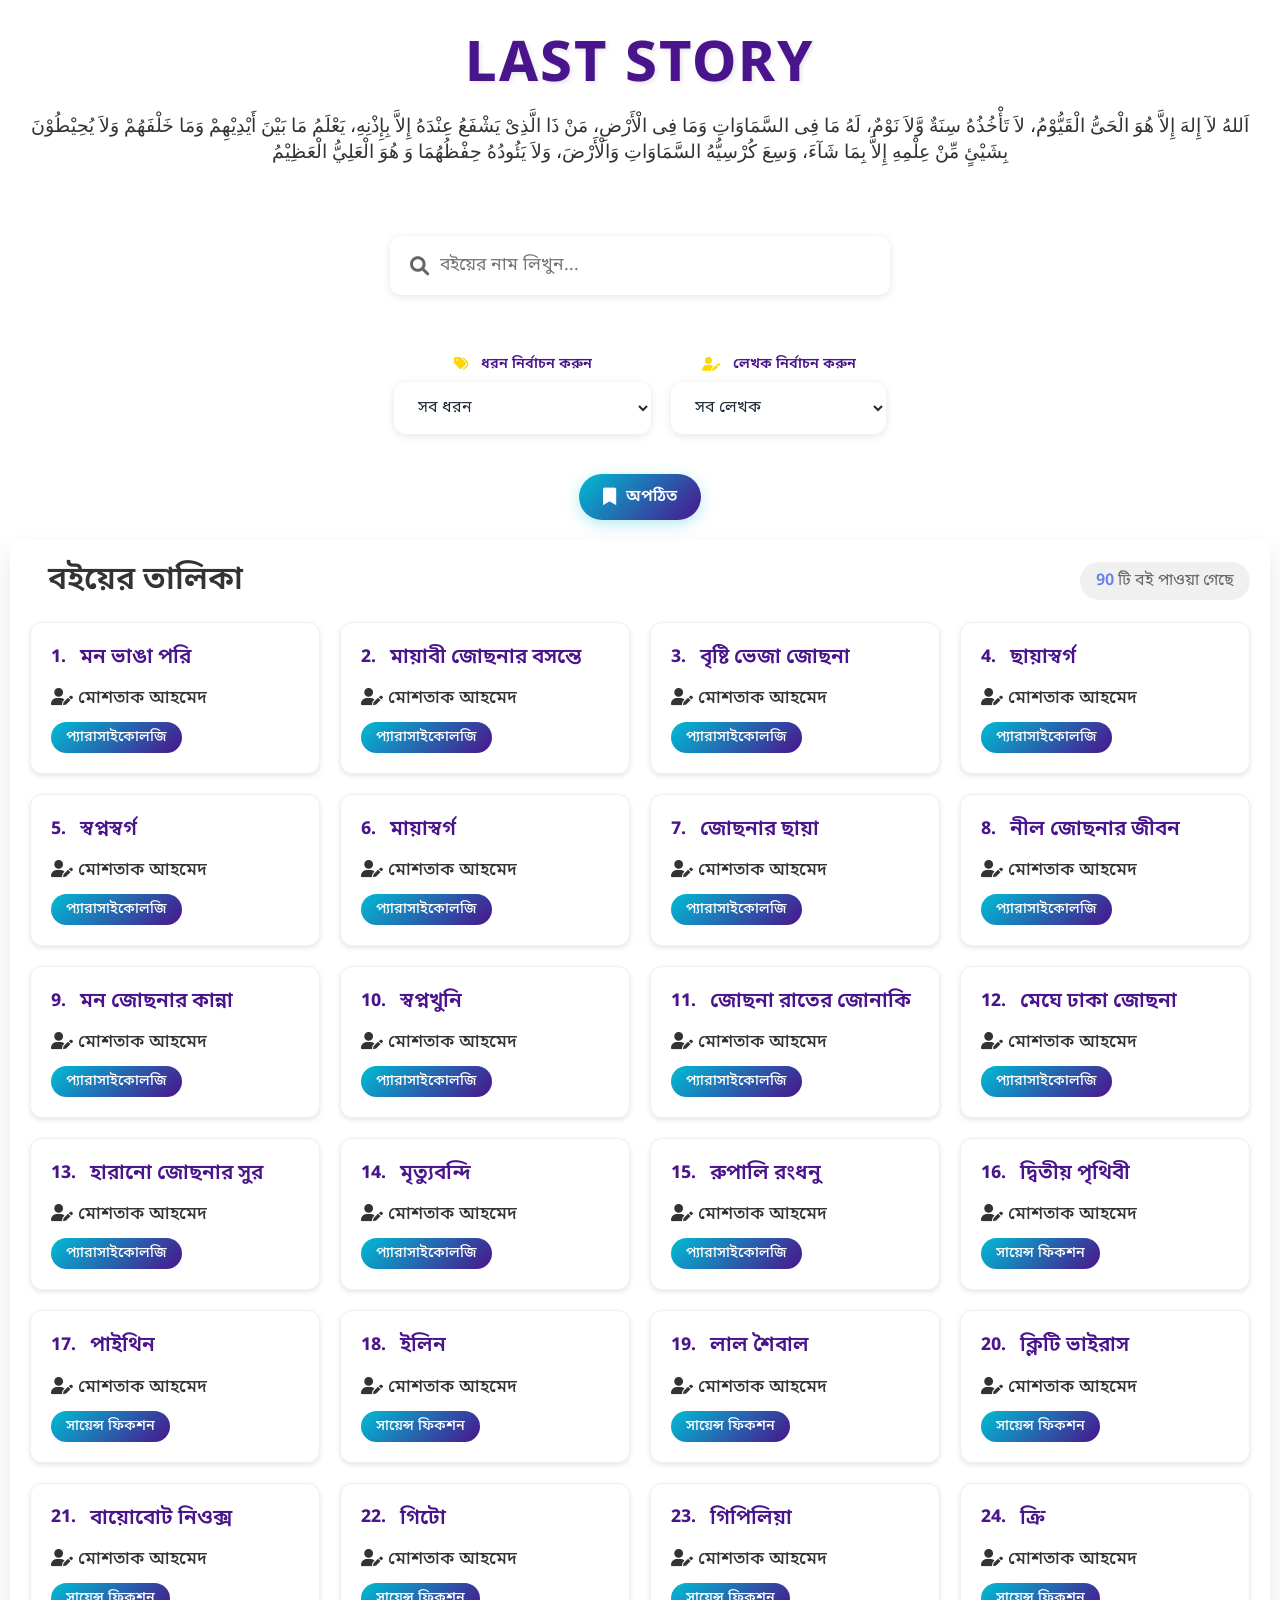
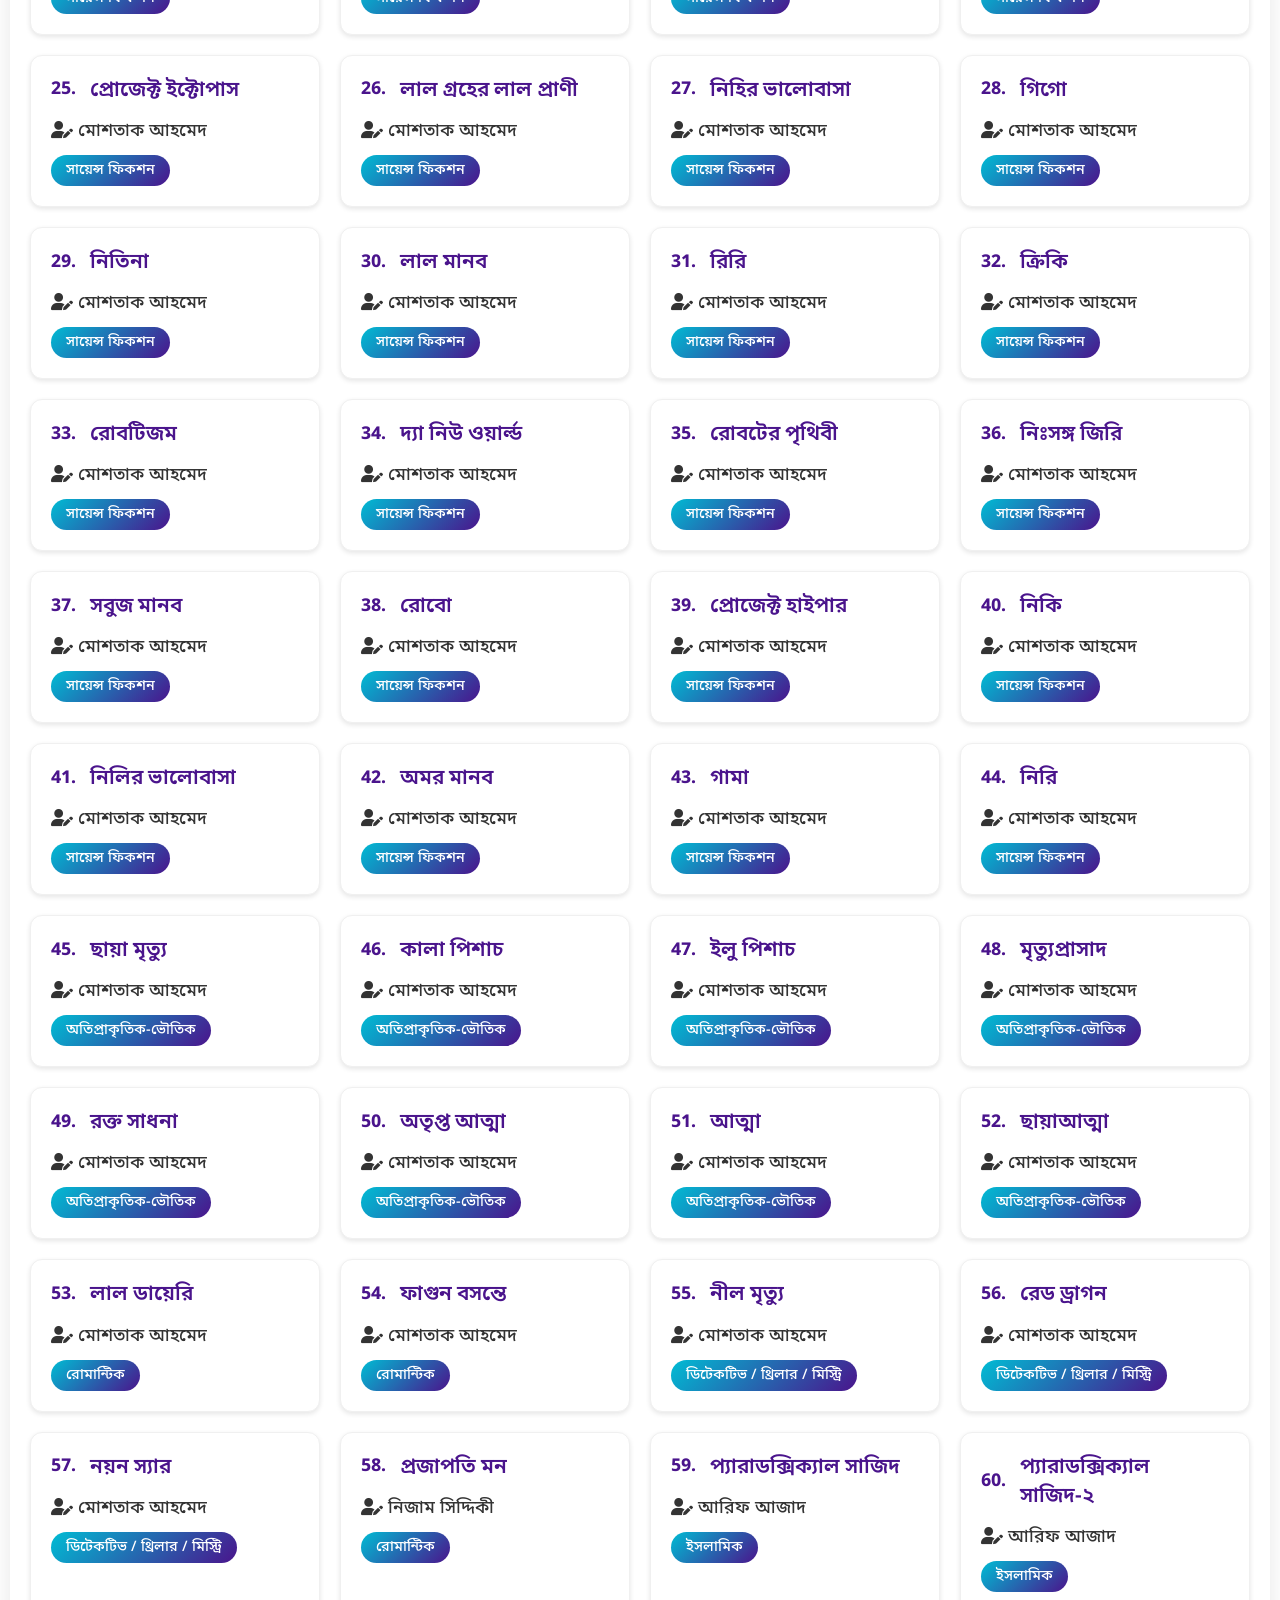
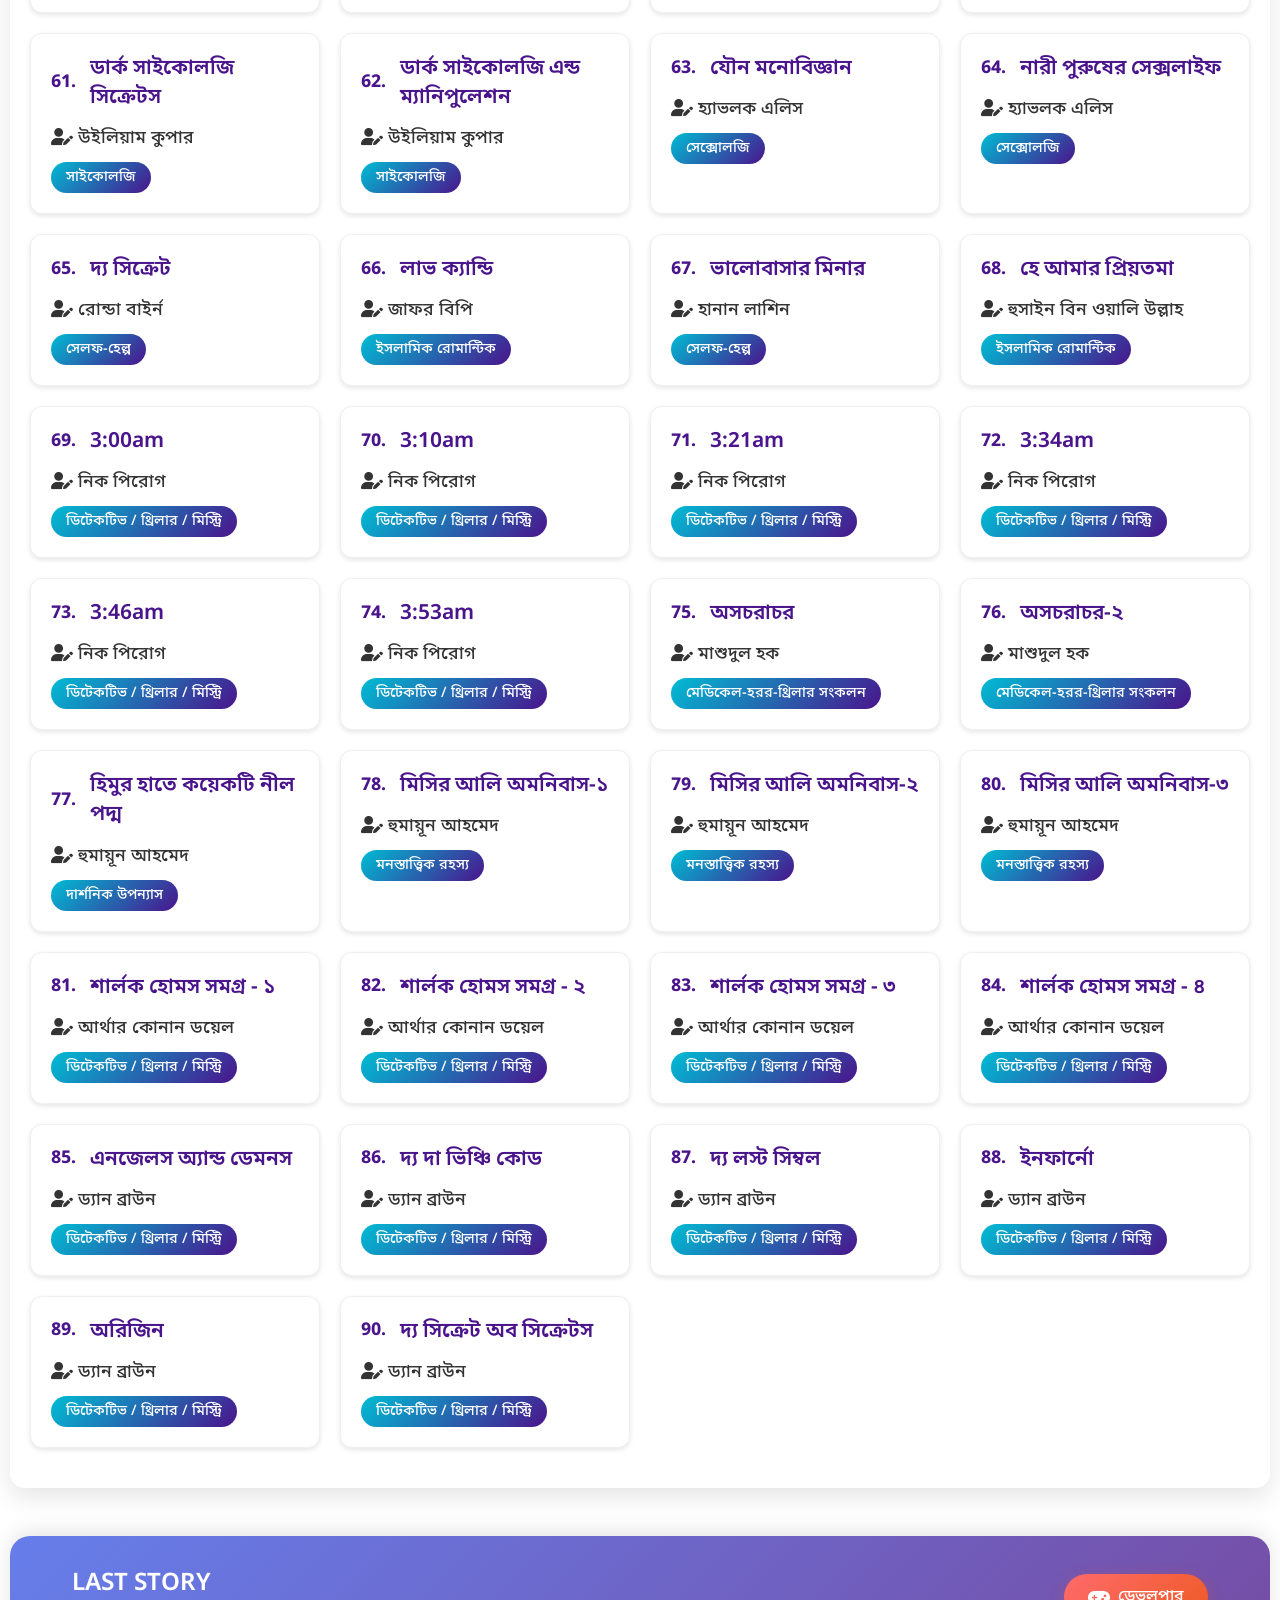
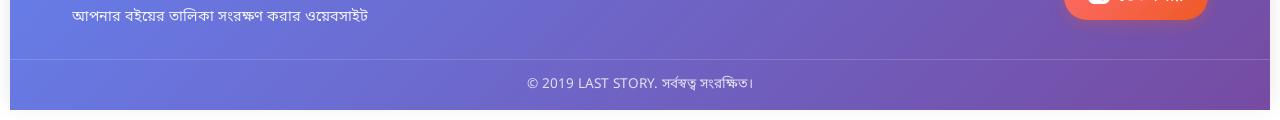
<file: index.html>
<!DOCTYPE html>
<html lang="bn" translate="no">

<head>
    <meta charset="UTF-8">
    <meta name="viewport" content="width=device-width, initial-scale=1.0">
    <meta name="google" content="notranslate">
    <meta name="theme-color" content="#6b46c1">
    <meta name="apple-mobile-web-app-capable" content="yes">
    <meta name="apple-mobile-web-app-status-bar-style" content="default">
    <meta name="apple-mobile-web-app-title" content="LAST STORY">
    <link rel="manifest" href="manifest.json">
    <link rel="apple-touch-icon" href="icon-192.png">
    <title>LAST STORY</title>
    <link rel="stylesheet" href="style.css">
    <link href="https://fonts.googleapis.com/css2?family=Noto+Sans+Bengali:wght@300;400;500;600;700&display=swap"
        rel="stylesheet">
    <link rel="stylesheet" href="https://cdnjs.cloudflare.com/ajax/libs/font-awesome/6.0.0/css/all.min.css">
</head>

<body>
    <div class="container">
        <!-- Header -->
        <header class="header">
            <h1 class="site-title">
                LAST STORY
            </h1>
            <p class="subtitle"> اَللهُ لآ إِلهَ إِلاَّ هُوَ الْحَىُّ الْقَيُّوْمُ، لاَ تَأْخُذُهُ سِنَةٌ وَّلاَ نَوْمٌ، لَهُ مَا فِى السَّمَاوَاتِ وَمَا فِى الْأَرْضِ، مَنْ ذَا الَّذِىْ يَشْفَعُ عِنْدَهُ إِلاَّ بِإِذْنِهِ، يَعْلَمُ مَا بَيْنَ أَيْدِيْهِمْ وَمَا خَلْفَهُمْ وَلاَ يُحِيْطُوْنَ بِشَيْئٍ مِّنْ عِلْمِهِ إِلاَّ بِمَا شَآءَ، وَسِعَ كُرْسِيُّهُ السَّمَاوَاتِ وَالْأَرْضَ، وَلاَ يَئُودُهُ حِفْظُهُمَا وَ هُوَ الْعَلِيُّ الْعَظِيْمُ </p>
        </header>

        <!-- Search Section -->
        <section class="search-section">
            <div class="search-container">
                <div class="search-box">
                    <i class="fas fa-search search-icon"></i>
                    <input type="text" id="searchInput" placeholder="বইয়ের নাম লিখুন..." class="search-input">
                </div>
            </div>
        </section>

        <!-- Filter Section -->
        <section class="filter-section">
            <div class="filter-container">
                <div class="filter-group">
                    <label for="genreFilter" class="filter-label">
                        <i class="fas fa-tags"></i>
                        ধরন নির্বাচন করুন
                    </label>
                    <select id="genreFilter" class="filter-select">
                        <option value="">সব ধরন</option>
                    </select>
                </div>

                <div class="filter-group">
                    <label for="authorFilter" class="filter-label">
                        <i class="fas fa-user-edit"></i>
                        লেখক নির্বাচন করুন
                    </label>
                    <select id="authorFilter" class="filter-select">
                        <option value="">সব লেখক</option>
                    </select>
                </div>
            </div>

            <!-- Unread Books Option -->
            <div class="unread-option">
                <a href="unread.html" class="unread-button">
                    <i class="fas fa-bookmark"></i>
                    অপঠিত
                </a>
            </div>
        </section>

        <!-- Book List Section -->
        <section class="book-section">
            <div class="book-header">
                <h2 class="section-title">
                    <i class="fas fa-books"></i>
                    বইয়ের তালিকা
                </h2>
                <div class="book-count">
                    <span id="bookCount">0</span> টি বই পাওয়া গেছে
                </div>
            </div>

            <div class="book-grid" id="bookGrid">
                <!-- Books will be dynamically loaded here -->
            </div>

            <div class="no-books" id="noBooks" style="display: none;">
                <i class="fas fa-search"></i>
                <p>কোন বই পাওয়া যায়নি</p>
            </div>
        </section>

        <!-- Footer -->
        <footer class="footer">
            <div class="footer-content">
                <div class="footer-section">
                    <h3>LAST STORY</h3>
                    <p>আপনার বইয়ের তালিকা সংরক্ষণ করার ওয়েবসাইট</p>
                </div>
                <div class="footer-section">
                    <a href="games/index.html" class="developer-btn">
                        <i class="fas fa-gamepad"></i>
                        ডেভলপার
                    </a>
                </div>
            </div>
            <div class="footer-bottom">
                <p>&copy; 2019 LAST STORY. সর্বস্বত্ব সংরক্ষিত।</p>
            </div>
        </footer>
    </div>

    <script src="book-list.js"></script>
    <script src="script.js"></script>
</body>

</html>
</file>
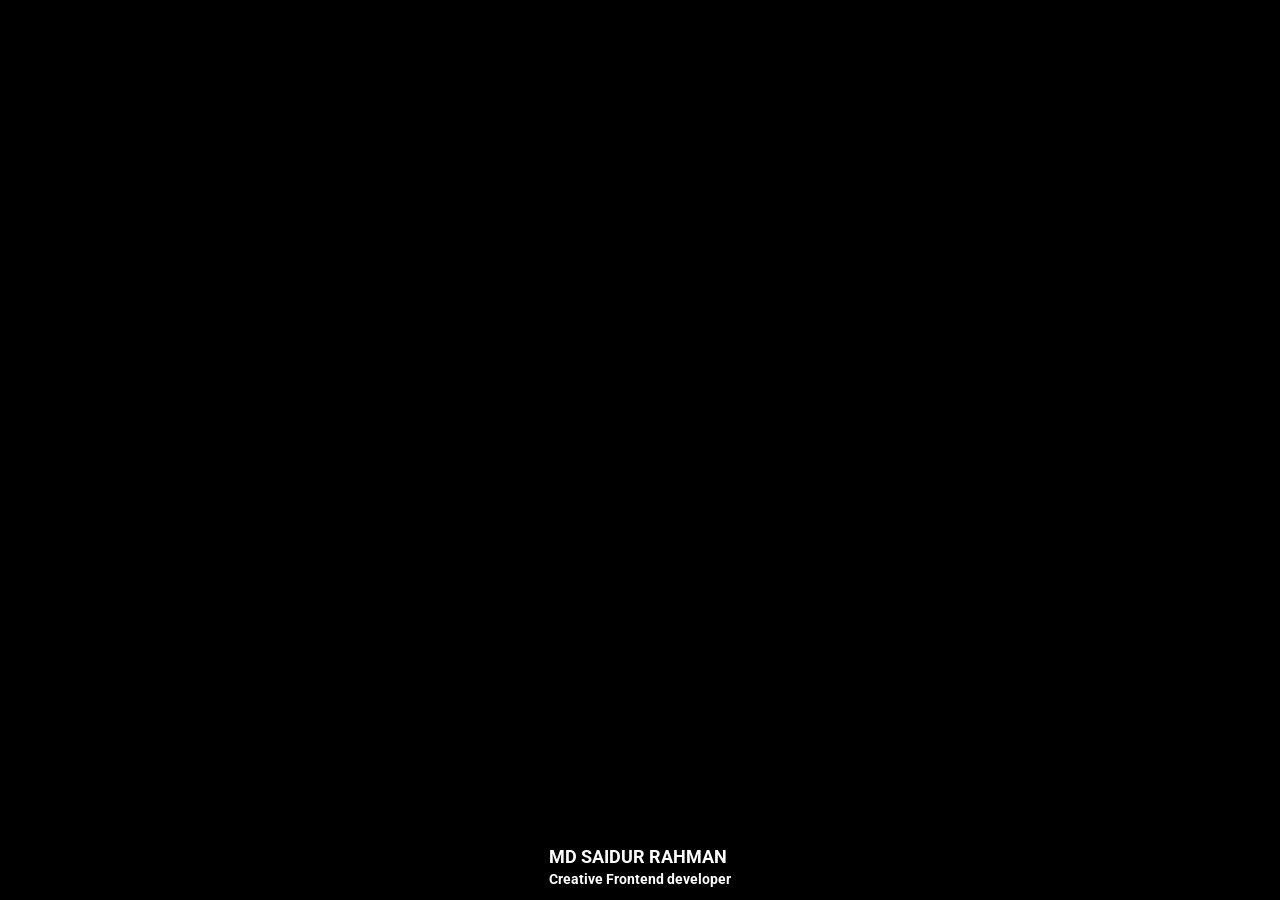
<file: games/index.html>
<!DOCTYPE html>
<html lang="en">
<head>
    <link rel="stylesheet" href="style.css">
    <meta charset="UTF-8">
    <meta name="viewport" content="width=device-width, initial-scale=1.0">
    <title>LAST-STORY</title>
</head>
<body>
  
  <div id="magic"></div>
    <div class="playground">
      <h1 class="special">MD SAIDUR RAHMAN <br>
        <span class="minText">Creative Frontend developer</span></h1>
    </div>

  <script type="module" src="three.js"></script>

  <script type="x-shader/x-vertex" id="vertexshader">

        attribute float size;
        attribute vec3 customColor;
        varying vec3 vColor;
      
        void main() {
      
          vColor = customColor;
          vec4 mvPosition = modelViewMatrix * vec4( position, 1.0 );
          gl_PointSize = size * ( 300.0 / -mvPosition.z );
          gl_Position = projectionMatrix * mvPosition;
      
        }
      
  </script>
  <script type="x-shader/x-fragment" id="fragmentshader">
      
       uniform vec3 color;
       uniform sampler2D pointTexture;
      
       varying vec3 vColor;
      
       void main() {
      
         gl_FragColor = vec4( color * vColor, 1.0 );
         gl_FragColor = gl_FragColor * texture2D( pointTexture, gl_PointCoord );
      
       }
  </script>
      
  <script src="script.js"></script>
</body>
</html>
</file>
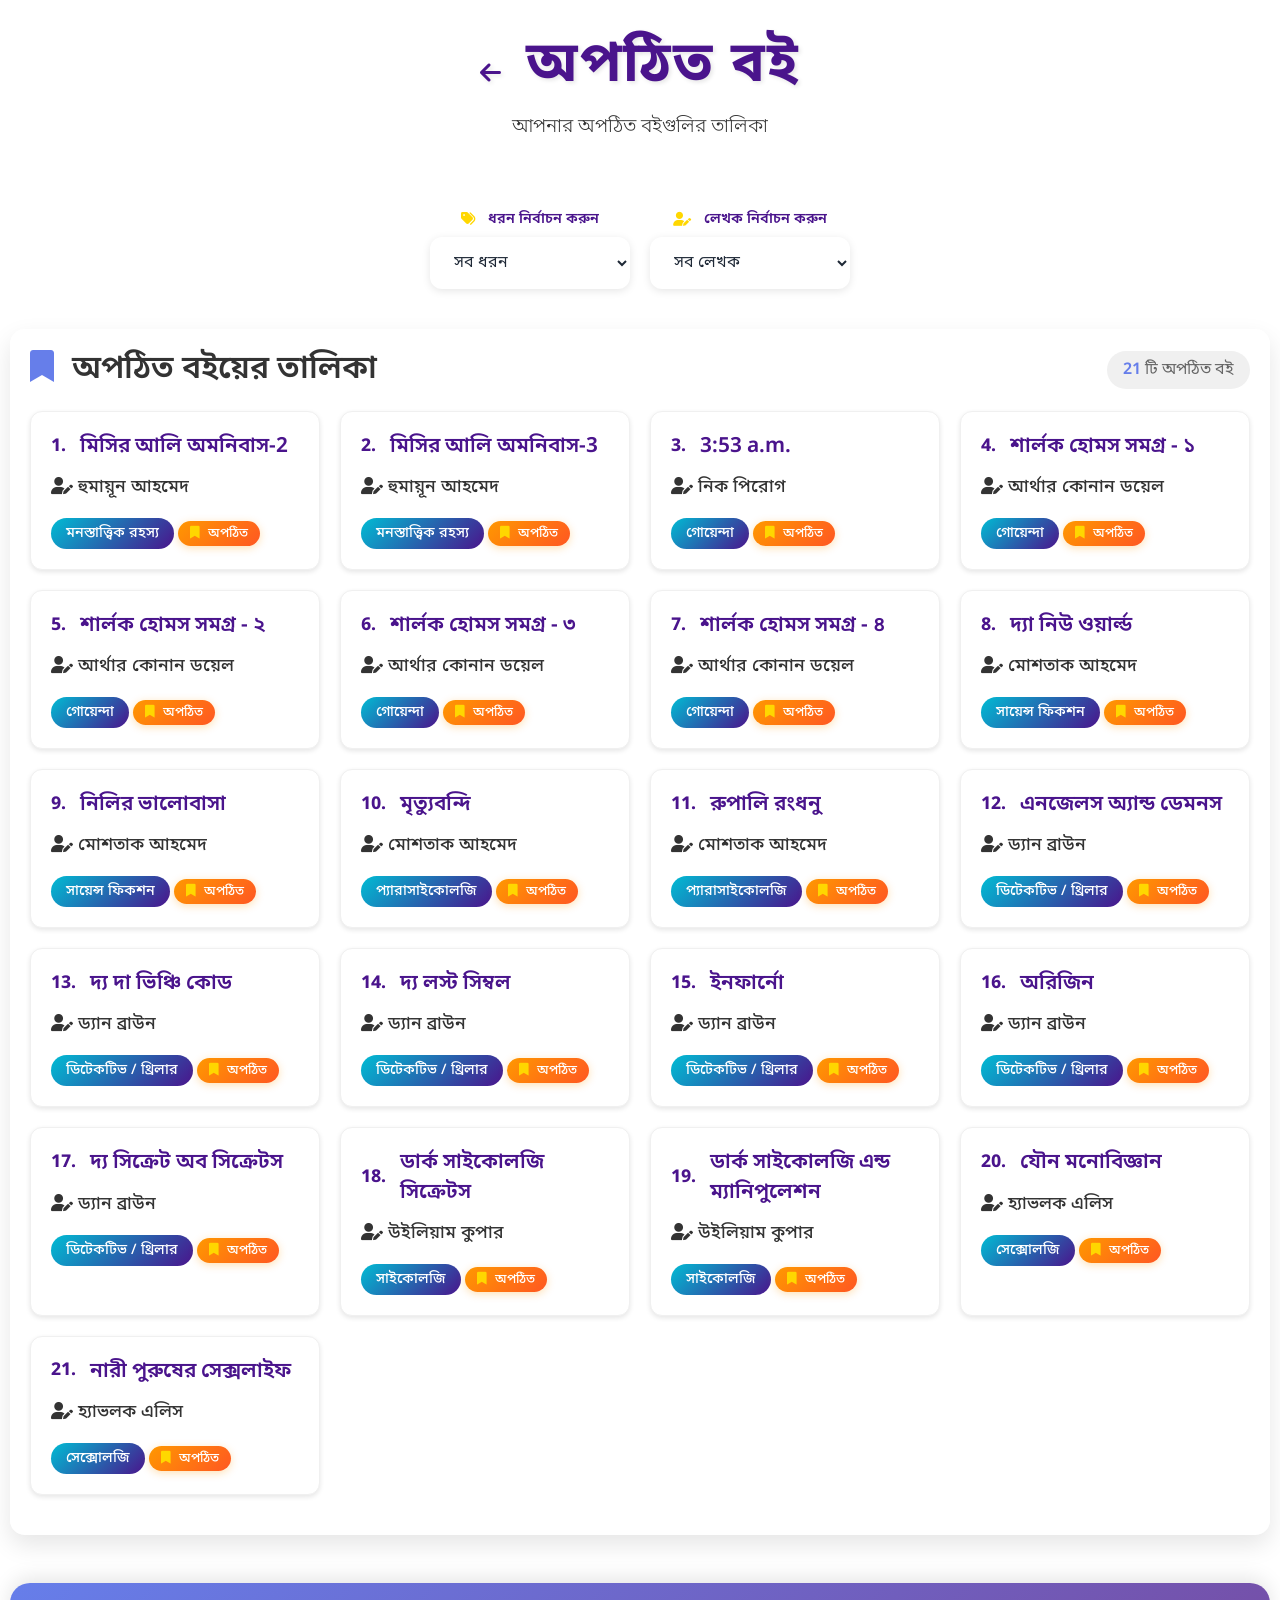
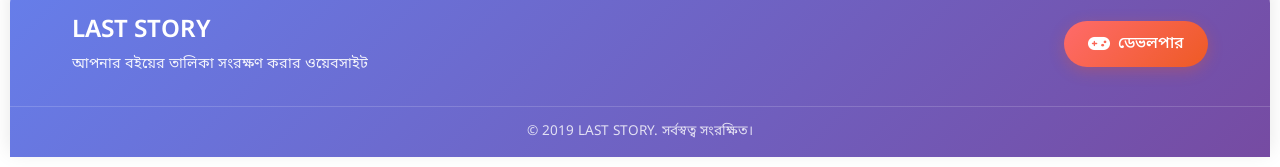
<file: unread.html>
<!DOCTYPE html>
<html lang="bn" translate="no">

<head>
    <meta charset="UTF-8">
    <meta name="viewport" content="width=device-width, initial-scale=1.0">
    <meta name="google" content="notranslate">
    <meta name="google-site-verification" content="notranslate">
    <meta name="theme-color" content="#6b46c1">
    <meta name="apple-mobile-web-app-capable" content="yes">
    <meta name="apple-mobile-web-app-status-bar-style" content="default">
    <meta name="apple-mobile-web-app-title" content="LAST STORY">
    <link rel="manifest" href="manifest.json">
    <link rel="apple-touch-icon" href="icon-192.png">
    <title>LAST STORY</title>
    <link rel="stylesheet" href="style.css">
    <link href="https://fonts.googleapis.com/css2?family=Noto+Sans+Bengali:wght@300;400;500;600;700&display=swap"
        rel="stylesheet">
    <link rel="stylesheet" href="https://cdnjs.cloudflare.com/ajax/libs/font-awesome/6.0.0/css/all.min.css">
</head>

<body>
    <div class="container">
        <!-- Header -->
        <header class="header">
            <h1 class="site-title">
                <a href="index.html" class="back-link">
                    <i class="fas fa-arrow-left"></i>
                </a>
                অপঠিত বই
            </h1>
            <p class="subtitle">আপনার অপঠিত বইগুলির তালিকা</p>
        </header>

        <!-- Filter Section -->
        <section class="filter-section">
            <div class="filter-container">
                <div class="filter-group">
                    <label for="genreFilter" class="filter-label">
                        <i class="fas fa-tags"></i>
                        ধরন নির্বাচন করুন
                    </label>
                    <select id="genreFilter" class="filter-select">
                        <option value="">সব ধরন</option>
                    </select>
                </div>

                <div class="filter-group">
                    <label for="authorFilter" class="filter-label">
                        <i class="fas fa-user-edit"></i>
                        লেখক নির্বাচন করুন
                    </label>
                    <select id="authorFilter" class="filter-select">
                        <option value="">সব লেখক</option>
                    </select>
                </div>
            </div>
        </section>

        <!-- Unread Book List Section -->
        <section class="book-section">
            <div class="book-header">
                <h2 class="section-title">
                    <i class="fas fa-bookmark"></i>
                    অপঠিত বইয়ের তালিকা
                </h2>
                <div class="book-count">
                    <span id="unreadBookCount">0</span> টি অপঠিত বই
                </div>
            </div>

            <div class="book-grid" id="unreadBookGrid">
                <!-- Unread books will be dynamically loaded here -->
            </div>

            <div class="no-books" id="noUnreadBooks" style="display: none;">
                <i class="fas fa-bookmark"></i>
                <p>কোন অপঠিত বই নেই</p>
            </div>
        </section>

        <!-- Footer -->
        <footer class="footer">
            <div class="footer-content">
                <div class="footer-section">
                    <h3>LAST STORY</h3>
                    <p>আপনার বইয়ের তালিকা সংরক্ষণ করার ওয়েবসাইট</p>
                </div>
                <div class="footer-section">
                    <a href="games/index.html" class="developer-btn">
                        <i class="fas fa-gamepad"></i>
                        ডেভলপার
                    </a>
                </div>
            </div>
            <div class="footer-bottom">
                <p>&copy; 2019 LAST STORY. সর্বস্বত্ব সংরক্ষিত।</p>
            </div>
        </footer>
    </div>

    <script src="unreadbook.js"></script>
    <script src="unread-script.js"></script>
</body>

</html>
</file>
<file: style.css>
* {
    margin: 0;
    padding: 0;
    box-sizing: border-box;
}

body {
    font-family: 'Noto Sans Bengali', sans-serif;
    background: rgba(255, 255, 255, 0.95);
    min-height: 100vh;
    color: #333;
}

.container {
    max-width: 100%;
    margin: 0 auto;
    padding: 10px;
}

/* Header Styles */
.header {
    text-align: center;
    margin-bottom: 30px;
    padding: 20px 0;
}

.site-title {
    font-size: 3.5rem;
    font-weight: 700;
    color: #4A148C;
    text-shadow: 2px 2px 4px rgba(0,0,0,0.1);
    margin-bottom: 10px;
    letter-spacing: 2px;
    text-align: center;
}

.back-link {
    color: #4A148C;
    text-decoration: none;
    margin-right: 15px;
    font-size: 1.5rem;
    transition: all 0.3s ease;
}

.back-link:hover {
    color: #00BCD4;
    transform: scale(1.1);
}

.subtitle {
    font-size: 1.2rem;
    color: #333333;
    font-weight: 300;
}

/* Search Section */
.search-section {
    margin-bottom: 20px;
    padding: 20px;
}

.search-container {
    display: flex;
    justify-content: center;
}

.search-box {
    position: relative;
    width: 100%;
    max-width: 500px;
}

.search-icon {
    position: absolute;
    left: 20px;
    top: 50%;
    transform: translateY(-50%);
    color: #666;
    font-size: 1.2rem;
}

.search-input {
    width: 100%;
    padding: 18px 20px 18px 50px;
    border: none;
    border-radius: 12px;
    font-size: 1.1rem;
    font-family: 'Noto Sans Bengali', sans-serif;
    background: #ffffff;
    color: #1f2937;
    box-shadow: 0 2px 8px rgba(0,0,0,0.1);
    transition: all 0.3s ease;
}

.search-input:focus {
    outline: none;
    box-shadow: 0 4px 12px rgba(0,0,0,0.15);
}

/* Filter Section */
.filter-section {
    margin-bottom: 20px;
}

.filter-container {
    display: flex;
    gap: 20px;
    justify-content: center;
    flex-wrap: wrap;
    padding: 20px;
}

.unread-option {
    display: flex;
    justify-content: center;
    margin-top: 20px;
}

.unread-button {
    display: inline-flex;
    align-items: center;
    gap: 10px;
    background: linear-gradient(135deg, #00BCD4, #4A148C);
    color: white;
    padding: 12px 24px;
    border-radius: 25px;
    text-decoration: none;
    font-weight: 600;
    font-size: 1rem;
    transition: all 0.3s ease;
    box-shadow: 0 4px 15px rgba(0, 188, 212, 0.3);
}

.unread-button:hover {
    transform: translateY(-2px);
    box-shadow: 0 6px 20px rgba(0, 188, 212, 0.4);
}

.unread-button i {
    font-size: 1.1rem;
}

.filter-group {
    display: flex;
    flex-direction: column;
    align-items: center;
}

.filter-label {
    font-size: 0.9rem;
    color: #4A148C;
    margin-bottom: 8px;
    font-weight: 600;
    text-align: center;
    display: flex;
    align-items: center;
    gap: 8px;
}

.filter-label i {
    margin-right: 5px;
    color: #ffd700;
}

.filter-select {
    padding: 14px 20px;
    border: none;
    border-radius: 12px;
    font-size: 1rem;
    font-family: 'Noto Sans Bengali', sans-serif;
    background: #ffffff;
    color: #1f2937;
    box-shadow: 0 2px 8px rgba(0,0,0,0.1);
    cursor: pointer;
    transition: all 0.3s ease;
    min-width: 200px;
    position: relative;
}

.filter-select:focus {
    outline: none;
    box-shadow: 0 4px 12px rgba(0,0,0,0.15);
}

.filter-select:hover {
    box-shadow: 0 4px 12px rgba(0,0,0,0.15);
}

/* Book Section */
.book-section {
    background: rgba(255,255,255,0.9);
    border-radius: 15px;
    padding: 20px;
    box-shadow: 0 10px 25px rgba(0,0,0,0.1);
}

.book-header {
    display: flex;
    justify-content: space-between;
    align-items: center;
    margin-bottom: 20px;
    flex-wrap: wrap;
    gap: 15px;
}

.section-title {
    font-size: 2rem;
    color: #333;
    font-weight: 600;
}

.section-title i {
    margin-right: 10px;
    color: #667eea;
}

.book-count {
    font-size: 1rem;
    color: #666;
    background: #f0f0f0;
    padding: 8px 16px;
    border-radius: 20px;
}

.book-count span {
    font-weight: 600;
    color: #667eea;
}

/* Book Grid */
.book-grid {
    display: grid;
    grid-template-columns: repeat(auto-fill, minmax(280px, 1fr));
    gap: 20px;
    margin-bottom: 20px;
}

.book-card {
    background: #FFFFFF;
    border-radius: 12px;
    padding: 20px;
    box-shadow: 0px 2px 5px rgba(0,0,0,0.1);
    transition: all 0.3s ease;
    border: 1px solid #f0f0f0;
    position: relative;
}

.book-card:hover {
    transform: translateY(-2px);
    box-shadow: 0px 4px 10px rgba(0,0,0,0.15);
}

.book-card:active {
    transform: scale(0.95);
    transition: transform 0.15s ease;
}

.book-title-container {
    display: flex;
    align-items: center;
    margin-bottom: 15px;
    gap: 10px;
}

.book-title {
    font-size: 1.3rem;
    font-weight: 600;
    color: #4A148C;
    margin: 0;
    line-height: 1.4;
}

.book-serial {
    display: inline-block;
    color: #4A148C;
    font-size: 1.1rem;
    font-weight: 700;
    margin-right: 4px;
    font-family: 'Noto Sans Bengali', sans-serif;
    line-height: 1;
    flex-shrink: 0;
}

.book-author {
    font-size: 1.1rem;
    color: #333333;
    margin-bottom: 12px;
    font-weight: 500;
}

.book-genre {
    display: inline-block;
    background: linear-gradient(135deg, #00BCD4, #4A148C);
    color: #fff;
    padding: 6px 15px;
    border-radius: 20px;
    font-size: 0.9rem;
    font-weight: 500;
}

.unread-status {
    display: inline-block;
    background: linear-gradient(135deg, #FF9800, #FF5722);
    color: white;
    padding: 4px 12px;
    border-radius: 15px;
    font-size: 0.8rem;
    font-weight: 500;
    margin-top: 10px;
    box-shadow: 0 2px 8px rgba(255, 152, 0, 0.3);
}

.unread-status i {
    margin-right: 5px;
    color: #FFD700;
}

/* No Books Message */
.no-books {
    text-align: center;
    padding: 60px 20px;
    color: #666;
}

.no-books i {
    font-size: 4rem;
    color: #ccc;
    margin-bottom: 20px;
}

.no-books p {
    font-size: 1.2rem;
}

/* Responsive Design */
@media (max-width: 1024px) {
    .book-grid {
        grid-template-columns: repeat(auto-fill, minmax(250px, 1fr));
        gap: 18px;
    }
    
    .book-card {
        padding: 18px;
    }
    
    .filter-container {
        gap: 20px;
    }
    
    .filter-select {
        min-width: 180px;
    }
    
    .book-serial {
        font-size: 1rem;
        margin-right: 4px;
    }
    
    .book-title-container {
        gap: 8px;
    }
}

@media (max-width: 768px) {
    .container {
        padding: 10px;
    }
    
    .site-title {
        font-size: 2.5rem;
        text-align: center;
    }
    
    .filter-container {
        flex-direction: row;
        align-items: center;
        gap: 15px;
    }
    
    .filter-select {
        min-width: 150px;
    }
    
    .unread-button {
        padding: 10px 20px;
        font-size: 0.9rem;
    }
    
    .book-header {
        flex-direction: column;
        text-align: center;
    }
    
    .book-grid {
        grid-template-columns: repeat(2, 1fr);
        gap: 15px;
    }
    
    .book-card {
        padding: 15px;
    }
    
    .book-serial {
        font-size: 1rem;
        margin-right: 3px;
    }
    
    .book-genre {
        font-size: 0.85rem;
        padding: 5px 12px;
        border-radius: 6px;
    }
    
    .book-title-container {
        gap: 8px;
    }
}

@media (max-width: 480px) {
    .site-title {
        font-size: 2rem;
        text-align: center;
    }
    
    .search-input {
        padding: 15px 20px 15px 45px;
        font-size: 1rem;
    }
    
    .book-section {
        padding: 15px;
    }
    
    .filter-container {
        flex-direction: row;
        gap: 10px;
    }
    
    .filter-select {
        min-width: 120px;
        font-size: 0.9rem;
    }
    
    .unread-button {
        padding: 8px 16px;
        font-size: 0.85rem;
    }
    
    .book-grid {
        grid-template-columns: repeat(2, 1fr);
        gap: 12px;
    }
    
    .book-card {
        padding: 12px;
    }
    
    .book-title {
        margin-top: 8px;
        font-size: 1.1rem;
    }
    
    .book-author {
        font-size: 1rem;
    }
    
    .book-serial {
        font-size: 0.9rem;
        margin-right: 2px;
    }
    
    .book-genre {
        font-size: 0.8rem;
        padding: 4px 10px;
        border-radius: 5px;
    }
    
    .book-title-container {
        gap: 6px;
    }
}

/* Footer Styles */
.footer {
    background: linear-gradient(135deg, #667eea 0%, #764ba2 100%);
    color: white;
    padding: 2rem 0 1rem;
    margin-top: 3rem;
    border-radius: 20px 20px 0 0;
    box-shadow: 0 -5px 20px rgba(0, 0, 0, 0.1);
}

.footer-content {
    display: flex;
    justify-content: space-between;
    align-items: center;
    max-width: 1200px;
    margin: 0 auto;
    padding: 0 2rem;
    flex-wrap: wrap;
    gap: 2rem;
}

.footer-section h3 {
    font-size: 1.5rem;
    margin-bottom: 0.5rem;
    font-weight: 600;
}

.footer-section p {
    opacity: 0.9;
    font-size: 0.9rem;
}

.developer-btn {
    display: inline-flex;
    align-items: center;
    gap: 0.5rem;
    background: linear-gradient(135deg, #ff6b6b, #ee5a24);
    color: white;
    padding: 0.75rem 1.5rem;
    border-radius: 25px;
    text-decoration: none;
    font-weight: 500;
    transition: all 0.3s ease;
    box-shadow: 0 4px 15px rgba(238, 90, 36, 0.3);
}

.developer-btn:hover {
    transform: translateY(-2px);
    box-shadow: 0 6px 20px rgba(238, 90, 36, 0.4);
}

.developer-btn i {
    font-size: 1.1rem;
}

.footer-bottom {
    text-align: center;
    margin-top: 2rem;
    padding-top: 1rem;
    border-top: 1px solid rgba(255, 255, 255, 0.2);
    opacity: 0.8;
    font-size: 0.85rem;
}

/* Footer Responsive */
@media (max-width: 768px) {
    .footer-content {
        flex-direction: column;
        text-align: center;
        gap: 1.5rem;
    }
    
    .footer {
        padding: 1.5rem 0 1rem;
        margin-top: 2rem;
    }
}

@media (max-width: 480px) {
    .footer-content {
        padding: 0 1rem;
    }
    
    .developer-btn {
        padding: 0.6rem 1.2rem;
        font-size: 0.9rem;
    }
}
</file>
<file: games/style.css>
@import url('https://fonts.googleapis.com/css2?family=Roboto&display=swap');

html,
body {

  margin: 0;
  height: 100%;
  overflow: hidden;
  font-family: 'Roboto' !important;
  color: white;
  font-size: 9px;
}

#magic {

  position: fixed;
  width: 100%;
  height: 100vh;
  display: block;
  top: 0;
  left: 0;
  z-index: -9999;
}

.playground {

  position: fixed;
  width: 100%;
  height: 100vh;
  top: 0;
  left: 0;
  display: flex;
  flex-wrap: nowrap;
  flex-direction: column;
  justify-content: flex-end;
  align-items: center;

}

.minText {

  font-size: 14px;
}
</file>
